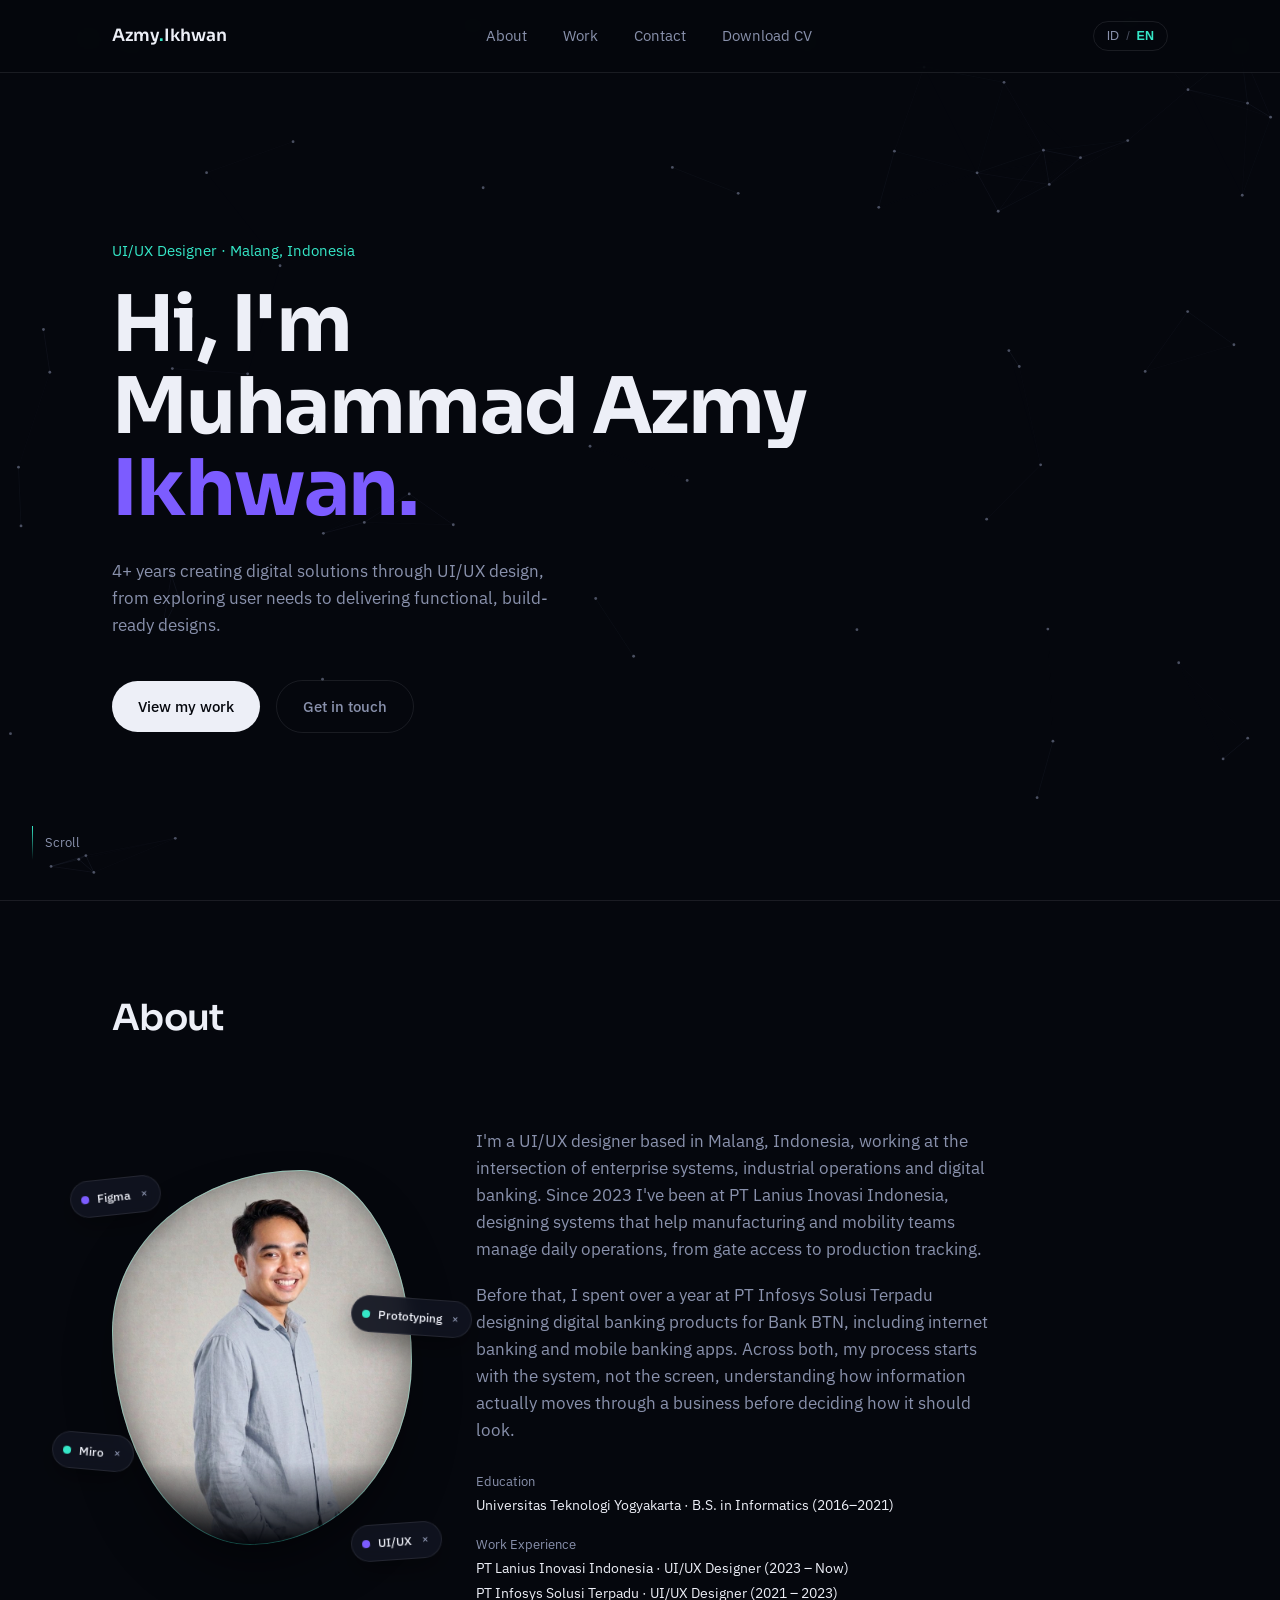
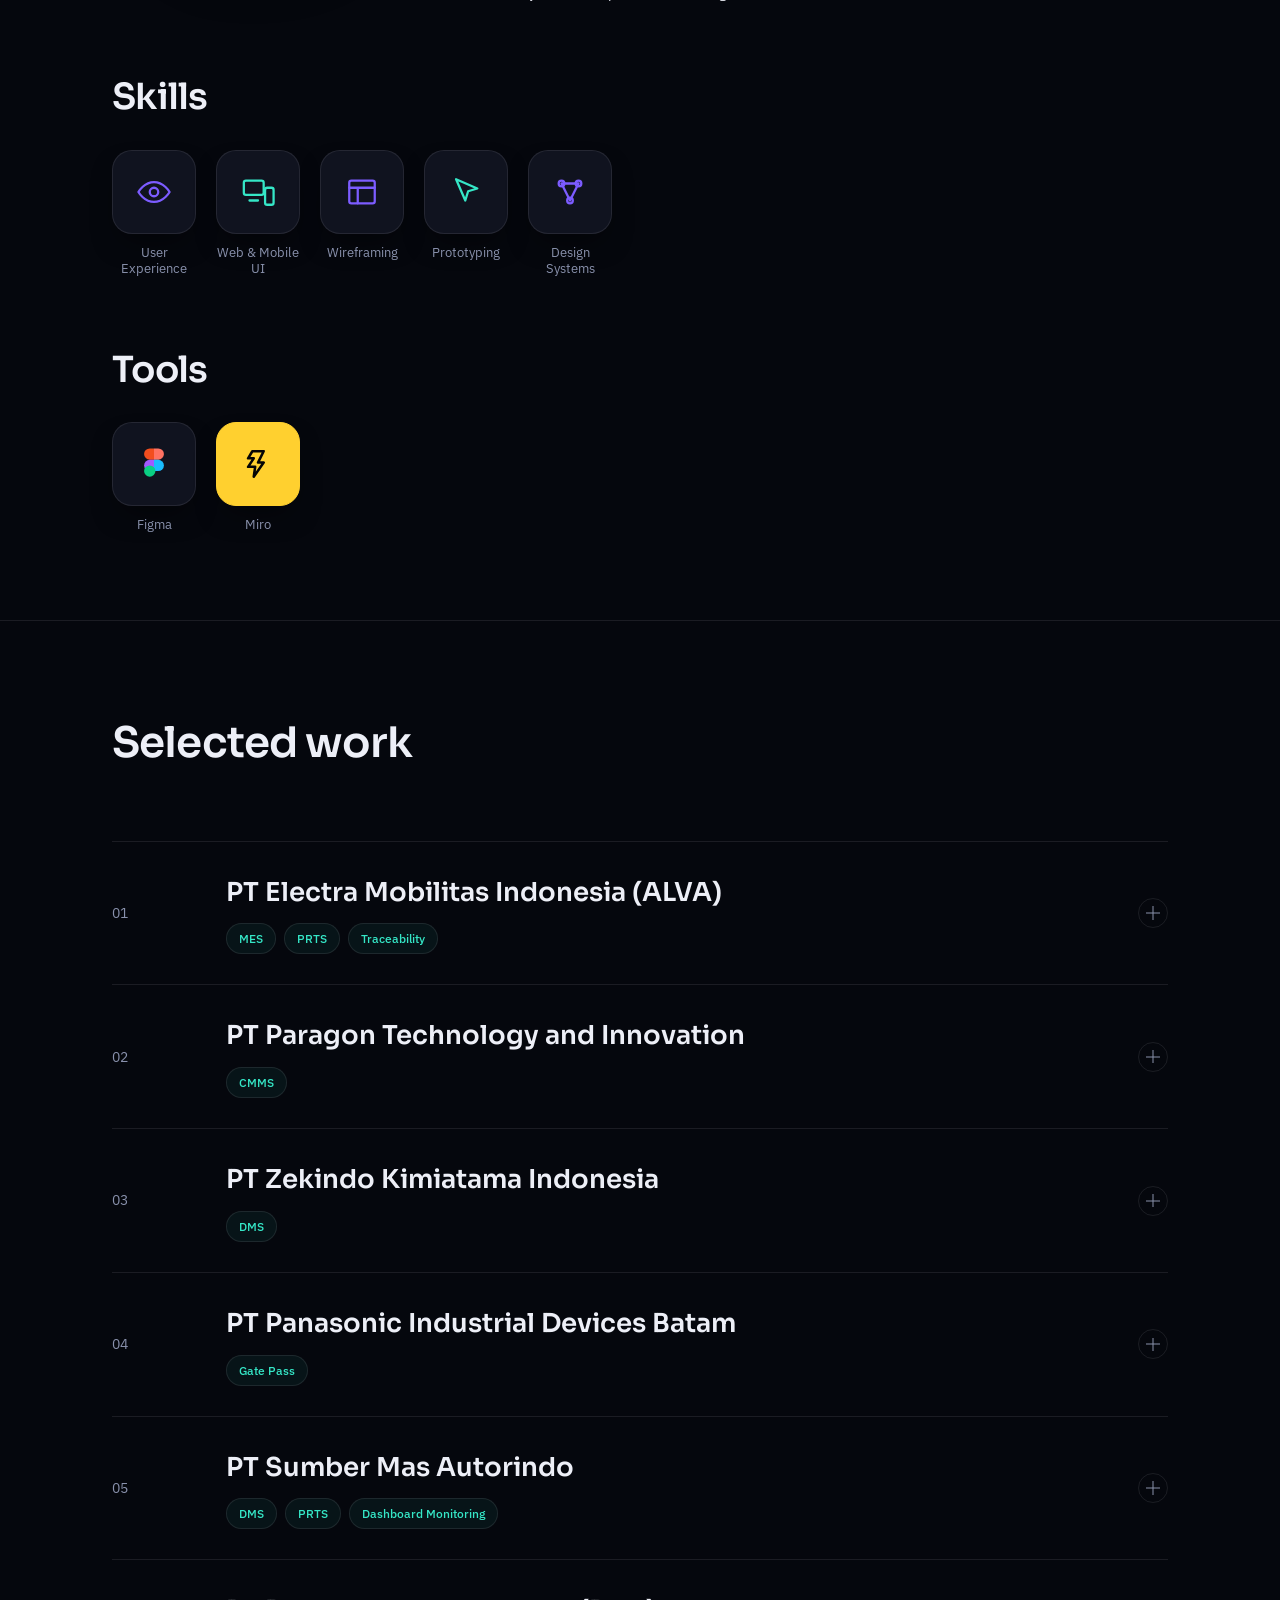
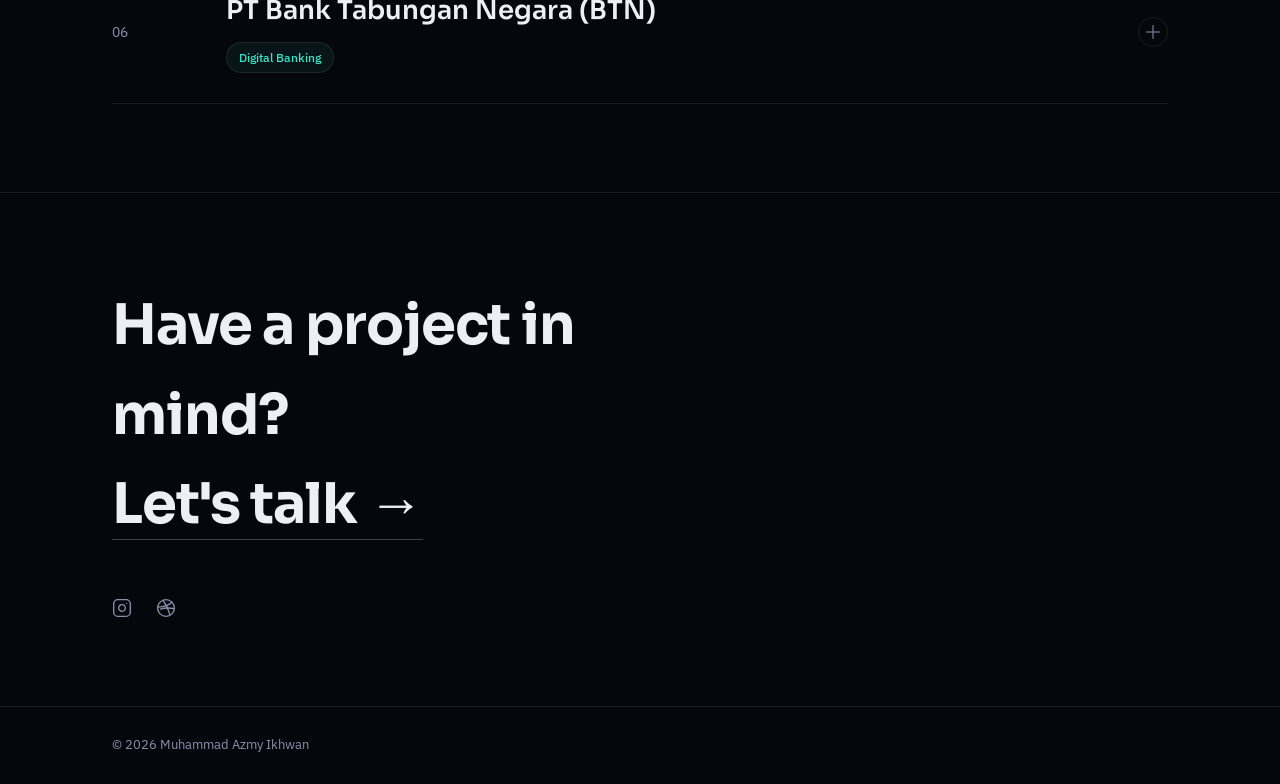
<file: index.html>
<!DOCTYPE html>
<html lang="en">
<head>
<meta charset="UTF-8">
<meta name="viewport" content="width=device-width, initial-scale=1.0">
<title>Azmy Ikhwan · UI/UX Designer</title>
<link rel="preconnect" href="https://fonts.googleapis.com">
<link rel="preconnect" href="https://fonts.gstatic.com" crossorigin>
<link href="https://fonts.googleapis.com/css2?family=Sora:wght@300;400;500;600;700;800&family=IBM+Plex+Sans:wght@300;400;500;600&display=swap" rel="stylesheet">
<link rel="stylesheet" href="css/style.css">
</head>
<body>

<nav>
  <div class="wrap">
    <div class="logo">Azmy<span>.</span>Ikhwan</div>
    <div class="nav-links">
      <a href="#about" data-i18n="nav.about">About</a>
      <a href="#work" data-i18n="nav.work">Work</a>
      <a href="#contact" data-i18n="nav.contact">Contact</a>
      <a class="resume-btn" id="resumeBtn" href="assets/documents/Muhammad-Azmy-Ikhwan-CV.pdf" aria-label="Preview CV">Download CV</a>
    </div>
    <button class="lang-toggle" id="langToggle" aria-label="Toggle language">
      <span class="lang-opt" data-lang="id">ID</span>
      <span class="lang-divider">/</span>
      <span class="lang-opt" data-lang="en">EN</span>
    </button>
    <button class="nav-toggle" aria-label="Toggle menu" aria-expanded="false">
      <span></span><span></span><span></span>
    </button>
  </div>
</nav>

<section class="hero">
  <canvas id="network"></canvas>
  <div class="wrap hero-inner">
    <div class="kicker" data-i18n="hero.kicker">UI/UX Designer · Malang, Indonesia</div>
    <h1 class="hero-title">
      <span class="line"><span data-i18n="hero.line1">Hi, I'm</span></span>
      <span class="line"><span data-i18n="hero.line2">Muhammad Azmy</span></span>
      <span class="line"><span data-i18n="hero.line3">Ikhwan.</span></span>
    </h1>
    <p class="hero-sub" data-i18n="hero.sub">4+ years creating digital solutions through UI/UX design, from exploring user needs to delivering functional, build-ready designs.</p>
    <div class="hero-cta">
      <a href="#work" class="btn btn-primary" data-i18n="hero.cta1">View my work</a>
      <a href="mailto:azmyikh98@gmail.com" class="btn btn-ghost" data-i18n="hero.cta2">Get in touch</a>
    </div>
  </div>
  <div class="scroll-cue"><div class="bar"></div><span data-i18n="hero.scroll">Scroll</span></div>
</section>

<section class="section" id="about">
  <div class="wrap">
    <h2 class="section-heading" data-i18n="about.heading">About</h2>
    <div class="about-top">
      <div class="about-photo-wrap">
        <div class="about-photo">
        <img src="assets/images/about/profile-photo.jpg" alt="Portrait of Muhammad Azmy Ikhwan">
        </div>
        <div class="skill-badge b1"><span class="dot" style="background: var(--violet)"></span>Figma<span class="x">×</span></div>
        <div class="skill-badge b2"><span class="dot" style="background: var(--cyan)"></span>Prototyping<span class="x">×</span></div>
        <div class="skill-badge b3"><span class="dot" style="background: var(--cyan)"></span>Miro<span class="x">×</span></div>
        <div class="skill-badge b4"><span class="dot" style="background: var(--violet)"></span>UI/UX<span class="x">×</span></div>
      </div>
      <div class="about-text">
        <p data-i18n="about.p1">I'm a UI/UX designer based in Malang, Indonesia, working at the intersection of enterprise systems, industrial operations and digital banking. Since 2023 I've been at PT Lanius Inovasi Indonesia, designing systems that help manufacturing and mobility teams manage daily operations, from gate access to production tracking.</p>
        <p data-i18n="about.p2">Before that, I spent over a year at PT Infosys Solusi Terpadu designing digital banking products for Bank BTN, including internet banking and mobile banking apps. Across both, my process starts with the system, not the screen, understanding how information actually moves through a business before deciding how it should look.</p>
        <div class="about-edu"><span class="k" data-i18n="about.eduLabel">Education</span><span data-i18n="about.eduValue">Universitas Teknologi Yogyakarta · S1 Informatika (2016–2021)</span></div>
        <div class="about-history">
          <span class="k" data-i18n="about.historyLabel">Work Experience</span>
          <div class="about-history-item" data-i18n="about.history1">PT Lanius Inovasi Indonesia · UI/UX Designer (2023 – Now)</div>
          <div class="about-history-item" data-i18n="about.history2">PT Infosys Solusi Terpadu · UI/UX Designer (2021 – 2023)</div>
        </div>
      </div>
    </div>
    <h3 class="tools-heading" data-i18n="about.skillsHeading">Skills</h3>
    <div class="ts-row">
      <div class="ts-item">
        <div class="ts-badge violet" title="User Experience">
          <svg viewBox="0 0 24 24"><path d="M1 12s4-7 11-7 11 7 11 7-4 7-11 7-11-7-11-7Z"/><circle cx="12" cy="12" r="3"/></svg>
        </div>
        <span class="ts-label">User Experience</span>
      </div>
      <div class="ts-item">
        <div class="ts-badge cyan" title="Web & Mobile UI">
          <svg viewBox="0 0 24 24"><rect x="2" y="4" width="14" height="10" rx="1.5"/><path d="M6 18h6"/><rect x="17" y="9" width="6" height="12" rx="1.5"/></svg>
        </div>
        <span class="ts-label">Web & Mobile UI</span>
      </div>
      <div class="ts-item">
        <div class="ts-badge violet" title="Wireframing">
          <svg viewBox="0 0 24 24"><rect x="3" y="4" width="18" height="16" rx="1.5"/><path d="M3 9h18M9 9v11"/></svg>
        </div>
        <span class="ts-label">Wireframing</span>
      </div>
      <div class="ts-item">
        <div class="ts-badge cyan" title="Prototyping">
          <svg viewBox="0 0 24 24"><path d="M5 3l6.5 15 2-6.5L20 9.5 5 3Z"/></svg>
        </div>
        <span class="ts-label">Prototyping</span>
      </div>
      <div class="ts-item">
        <div class="ts-badge violet" title="Design Systems">
          <svg viewBox="0 0 24 24"><path d="M6 6 18 6 12 18Z"/><circle cx="6" cy="6" r="2"/><circle cx="18" cy="6" r="2"/><circle cx="12" cy="18" r="2"/></svg>
        </div>
        <span class="ts-label">Design Systems</span>
      </div>
    </div>

    <h3 class="tools-heading" data-i18n="about.toolsHeading">Tools</h3>
    <div class="ts-row">
      <div class="ts-item">
        <div class="ts-badge plain" title="Figma">
          <svg viewBox="0 0 24 24" width="32" height="32">
            <path d="M9 1a4 4 0 000 8h3V1H9z" fill="#F24E1E"/>
            <path d="M9 9a4 4 0 104 4V9H9z" fill="#A259FF"/>
            <path d="M12 1h3a4 4 0 010 8h-3V1z" fill="#FF7262"/>
            <path d="M12 9h3a4 4 0 010 8h-3V9z" fill="#1ABCFE"/>
            <circle cx="9" cy="17" r="4" fill="#0ACF83"/>
          </svg>
        </div>
        <span class="ts-label">Figma</span>
      </div>
      <div class="ts-item">
        <div class="ts-badge miro" title="Miro">
          <svg viewBox="0 0 24 24" width="28" height="28" fill="none" stroke="#050505" stroke-width="1.8" stroke-linecap="round" stroke-linejoin="round">
            <path d="M8 3 5 8h4l-4 6h5l-1 7 7-10h-4l4-8z"/>
          </svg>
        </div>
        <span class="ts-label">Miro</span>
      </div>
    </div>
  </div>
</section>

<section class="section" id="work">
  <div class="wrap">
    <div class="section-head">
      <h2 data-i18n="work.heading">Selected work</h2>
    </div>

    <div id="work-list"></div>
  </div>
</section>

<section class="section contact" id="contact">
  <div class="wrap">
    <h2><span data-i18n="contact.heading">Have a project in mind?</span><br><a href="mailto:azmyikh98@gmail.com" data-i18n="contact.cta">Let's talk →</a></h2>
    <div class="contact-row">
      <a href="https://www.instagram.com/azmydesain_uiux?stkn=MWJlMXRla3g5eml6OQ==" target="_blank" rel="noopener" aria-label="Instagram">
        <svg viewBox="0 0 24 24" width="20" height="20" fill="none" stroke="currentColor" stroke-width="1.6" stroke-linecap="round" stroke-linejoin="round"><rect x="2" y="2" width="20" height="20" rx="5" ry="5"/><path d="M16 11.37A4 4 0 1 1 12.63 8 4 4 0 0 1 16 11.37z"/><line x1="17.5" y1="6.5" x2="17.5" y2="6.5"/></svg>
      </a>
      <a href="https://dribbble.com/muhazmyikh" target="_blank" rel="noopener" aria-label="Dribbble">
        <svg viewBox="0 0 24 24" width="20" height="20" fill="none" stroke="currentColor" stroke-width="1.6" stroke-linecap="round" stroke-linejoin="round"><circle cx="12" cy="12" r="10"/><path d="M8.56 2.75c4.37 6.03 6.02 9.42 8.03 17.72"/><path d="M19.13 5.09C15.22 9.14 10 10.44 2.25 10.94"/><path d="M21.75 12.84c-6.62-1.41-12.14-1-16.38.46"/></svg>
      </a>
    </div>
  </div>
</section>

<footer>
  <div class="wrap" style="display:flex; justify-content:space-between; width:100%;">
    <span>© 2026 Muhammad Azmy Ikhwan</span>
  </div>
</footer>

<div class="module-modal" id="moduleModal">
  <div class="module-modal-backdrop"></div>
  <div class="module-modal-panel">
    <button class="module-modal-close" aria-label="Close">
      <svg viewBox="0 0 24 24" width="18" height="18" fill="none" stroke="currentColor" stroke-width="2" stroke-linecap="round"><path d="M6 6l12 12M18 6L6 18"/></svg>
    </button>
    <div class="module-modal-content">
      <h3 class="module-modal-title"></h3>
      <p class="module-modal-desc"></p>
      <div class="module-modal-gallery"></div>
    </div>
  </div>
</div>

<div class="cv-modal" id="cvModal">
  <div class="cv-modal-backdrop"></div>
  <div class="cv-modal-panel">
    <button class="cv-modal-close" aria-label="Close">
      <svg viewBox="0 0 24 24" width="18" height="18" fill="none" stroke="currentColor" stroke-width="2" stroke-linecap="round"><path d="M6 6l12 12M18 6L6 18"/></svg>
    </button>
    <div class="cv-modal-head">
      <h3 class="cv-modal-title" data-i18n="cv.title">CV Preview</h3>
      <a class="cv-modal-download" id="cvDownloadBtn" download="Muhammad-Azmy-Ikhwan-CV.pdf">
        <svg viewBox="0 0 24 24" width="15" height="15" fill="none" stroke="currentColor" stroke-width="1.8" stroke-linecap="round" stroke-linejoin="round"><path d="M12 3v12"/><path d="m7 10 5 5 5-5"/><path d="M5 21h14"/></svg>
        <span data-i18n="cv.download">Download</span>
      </a>
    </div>
    <iframe class="cv-modal-frame" id="cvFrame" title="CV Preview"></iframe>
  </div>
</div>

<script src="js/script.js"></script>

</body>
</html>
</file>
<file: css/style.css>
:root{
    --bg: #05070D;
    --surface: #10131F;
    --surface-2: #161B2C;
    --line: rgba(237,239,247,0.09);
    --violet: #7C5CFF;
    --cyan: #35E7C7;
    --text: #EDEFF7;
    --muted: #8991AC;
  }

  *{ box-sizing: border-box; }
  html{ scroll-behavior: smooth; }

  body{
    margin: 0;
    background: var(--bg);
    color: var(--text);
    font-family: 'IBM Plex Sans', sans-serif;
    font-weight: 400;
    line-height: 1.6;
    -webkit-font-smoothing: antialiased;
    overflow-x: hidden;
  }

  h1, h2, h3, .display{
    font-family: 'Sora', sans-serif;
    margin: 0;
    letter-spacing: -0.02em;
  }

  a{ color: inherit; text-decoration: none; }

  ::selection{ background: var(--violet); color: var(--bg); }

  :focus-visible{
    outline: 2px solid var(--cyan);
    outline-offset: 3px;
  }

  .wrap{
    max-width: 1120px;
    margin: 0 auto;
    padding: 0 32px;
  }

  @media (max-width: 640px){
    .wrap{ padding: 0 20px; }
  }

  /* NAV */
  nav{
    position: fixed;
    top: 0; left: 0; right: 0;
    z-index: 50;
    background: rgba(5,7,13,0.72);
    backdrop-filter: blur(10px);
    border-bottom: 1px solid var(--line);
  }
  nav .wrap{
    display: flex;
    align-items: center;
    justify-content: space-between;
    height: 72px;
  }
  .logo{
    font-family: 'Sora', sans-serif;
    font-weight: 600;
    font-size: 17px;
  }
  .logo span{ color: var(--cyan); }
  .nav-links{
    display: flex;
    gap: 36px;
    font-size: 14.5px;
    color: var(--muted);
  }
  .nav-links a{ transition: color .2s ease; }
  .nav-links a:hover{ color: var(--text); }

  .lang-toggle{
    display: flex;
    align-items: center;
    gap: 7px;
    margin-left: 22px;
    padding: 7px 13px;
    border: 1px solid var(--line);
    border-radius: 999px;
    background: none;
    cursor: pointer;
    font-size: 12.5px;
    flex-shrink: 0;
  }
  .lang-toggle:hover{ border-color: rgba(237,239,247,0.25); }
  .lang-toggle .lang-opt{
    color: var(--muted);
    transition: color .2s ease;
  }
  .lang-toggle .lang-opt.active{
    color: var(--cyan);
    font-weight: 600;
  }
  .lang-toggle .lang-divider{
    color: var(--muted);
    opacity: 0.5;
  }

  .resume-btn{ flex-shrink: 0; }

  .nav-toggle{
    display: none;
    flex-direction: column;
    justify-content: center;
    align-items: center;
    gap: 5px;
    width: 40px;
    height: 40px;
    background: none;
    border: none;
    cursor: pointer;
    padding: 0;
  }
  .nav-toggle span{
    width: 22px;
    height: 1.5px;
    background: var(--text);
    transition: transform .3s ease, opacity .3s ease;
  }
  .nav-toggle.open span:nth-child(1){ transform: translateY(6.5px) rotate(45deg); }
  .nav-toggle.open span:nth-child(2){ opacity: 0; }
  .nav-toggle.open span:nth-child(3){ transform: translateY(-6.5px) rotate(-45deg); }

  @media (max-width: 768px){
    .nav-toggle{ display: flex; }
    .nav-links{
      position: fixed;
      top: 72px;
      left: 0;
      right: 0;
      flex-direction: column;
      gap: 0;
      background: rgba(5,7,13,0.97);
      backdrop-filter: blur(10px);
      border-bottom: 1px solid var(--line);
      padding: 6px 20px 18px;
      transform: translateY(-10px);
      opacity: 0;
      pointer-events: none;
      transition: opacity .25s ease, transform .25s ease;
    }
    .nav-links.open{
      opacity: 1;
      transform: translateY(0);
      pointer-events: auto;
    }
    .nav-links a{
      padding: 15px 0;
      border-bottom: 1px solid var(--line);
      font-size: 15.5px;
    }
    .nav-links a:last-child{ border-bottom: none; }
  }

  /* HERO */
  .hero{
    position: relative;
    min-height: 100svh;
    display: flex;
    align-items: center;
    overflow: hidden;
    padding-top: 72px;
  }
  #network{
    position: absolute;
    inset: 0;
    width: 100%;
    height: 100%;
    z-index: 0;
  }
  .hero-inner{
    position: relative;
    z-index: 1;
    width: 100%;
  }
  .kicker{
    color: var(--cyan);
    font-size: 14.5px;
    margin-bottom: 22px;
    opacity: 0;
    transform: translateY(8px);
    animation: rise .7s ease forwards .1s;
  }
  h1.hero-title{
    font-size: clamp(38px, 7vw, 78px);
    font-weight: 700;
    max-width: 15ch;
    line-height: 1.05;
  }
  @media (max-width: 480px){
    h1.hero-title{ font-size: clamp(30px, 9vw, 38px); max-width: 13ch; }
  }
  h1.hero-title .line{
    display: block;
    overflow: hidden;
  }
  h1.hero-title .line span{
    display: block;
    opacity: 0;
    transform: translateY(100%);
    animation: rise .8s cubic-bezier(.2,.7,.2,1) forwards;
  }
  h1.hero-title .line:nth-child(1) span{ animation-delay: .18s; }
  h1.hero-title .line:nth-child(2) span{ animation-delay: .30s; }
  h1.hero-title .line:nth-child(3) span{ color: var(--violet); animation-delay: .42s; }

  @keyframes rise{
    to{ opacity: 1; transform: translateY(0); }
  }

  .hero-sub{
    margin-top: 28px;
    max-width: 46ch;
    color: var(--muted);
    font-size: 17px;
    opacity: 0;
    animation: rise .7s ease forwards .6s;
  }
  .hero-cta{
    margin-top: 40px;
    display: flex;
    gap: 16px;
    flex-wrap: wrap;
    align-items: center;
    opacity: 0;
    animation: rise .7s ease forwards .74s;
  }
  .btn{
    display: inline-flex;
    align-items: center;
    gap: 10px;
    padding: 14px 26px;
    border-radius: 999px;
    font-size: 14.5px;
    font-weight: 500;
    transition: transform .25s ease, background .25s ease;
  }
  .btn-primary{
    background: var(--text);
    color: var(--bg);
  }
  .btn-primary:hover{ transform: translateY(-2px); }
  .btn-ghost{
    color: var(--muted);
    border: 1px solid var(--line);
  }
  .btn-ghost:hover{ color: var(--text); border-color: rgba(237,239,247,0.25); }

  .scroll-cue{
    position: absolute;
    bottom: 40px;
    left: 32px;
    display: flex;
    align-items: center;
    gap: 12px;
    color: var(--muted);
    font-size: 13px;
    z-index: 1;
  }
  .scroll-cue .bar{
    width: 1px;
    height: 34px;
    background: linear-gradient(var(--cyan), transparent);
  }
  @media (max-width: 640px){ .scroll-cue{ display: none; } }

  /* SECTION HEADS */
  .section{
    padding: 88px 0;
    border-top: 1px solid var(--line);
    scroll-margin-top: 72px;
  }
  @media (max-width: 900px){
    .section{ padding: 68px 0; }
  }
  @media (max-width: 560px){
    .section{ padding: 52px 0; }
  }
  .section-head{
    display: flex;
    justify-content: space-between;
    align-items: flex-end;
    gap: 24px;
    margin-bottom: 64px;
  }
  .section-head h2{
    font-size: clamp(28px, 4vw, 42px);
    font-weight: 600;
  }
  .section-head p{
    color: var(--muted);
    max-width: 32ch;
    font-size: 15px;
  }
  @media (max-width: 720px){
    .section-head{ flex-direction: column; align-items: flex-start; margin-bottom: 44px; }
  }
  .section-heading{
    font-size: clamp(26px, 4vw, 36px);
    font-weight: 600;
    text-align: left;
    margin-bottom: 64px;
  }

  /* WORK LIST */
  .work-item{
    border-top: 1px solid var(--line);
  }
  .work-item:last-child{ border-bottom: 1px solid var(--line); }

  .work-trigger{
    width: 100%;
    background: none;
    border: none;
    color: inherit;
    font: inherit;
    text-align: left;
    cursor: pointer;
    padding: 30px 0;
    display: grid;
    grid-template-columns: 90px 1fr auto;
    align-items: center;
    gap: 24px;
    transition: padding .3s ease;
  }
  .work-trigger:hover{ padding-left: 8px; }
  @media (max-width: 480px){
    .work-trigger{
      grid-template-columns: 32px 1fr auto;
      gap: 14px;
      padding: 22px 0;
    }
    .work-index{ font-size: 12px; }
  }

  .work-index{
    color: var(--muted);
    font-size: 14px;
  }
  .work-name{
    font-family: 'Sora', sans-serif;
    font-size: clamp(19px, 2.6vw, 26px);
    font-weight: 600;
    transition: color .25s ease;
  }
  .work-trigger:hover .work-name{ color: var(--violet); }
  .work-name-wrap{
    display: flex;
    flex-direction: column;
    align-items: flex-start;
    gap: 10px;
    min-width: 0;
  }
  .work-badges{
    display: flex;
    flex-wrap: wrap;
    gap: 8px;
  }
  .work-badge{
    display: inline-flex;
    align-items: center;
    font-size: 12px;
    font-weight: 500;
    padding: 5px 12px;
    border-radius: 999px;
    border: 1px solid var(--line);
    color: var(--cyan);
    background: rgba(53, 231, 199, 0.06);
    white-space: normal;
    text-align: left;
  }
  .work-badge.clickable{
    cursor: pointer;
    transition: background .2s ease, border-color .2s ease;
  }
  .work-badge.clickable:hover{
    background: rgba(53, 231, 199, 0.16);
    border-color: rgba(53, 231, 199, 0.4);
  }

  /* MODULE DETAIL MODAL */
  .module-modal{
    position: fixed;
    inset: 0;
    z-index: 100;
    display: none;
    align-items: flex-start;
    justify-content: center;
    padding: 40px 20px;
    overflow-y: auto;
  }
  .module-modal.open{ display: flex; }
  .module-modal-backdrop{
    position: fixed;
    inset: 0;
    background: rgba(5,7,13,0.86);
    backdrop-filter: blur(4px);
  }
  .module-modal-panel{
    position: relative;
    z-index: 1;
    width: 100%;
    max-width: 760px;
    background: var(--surface);
    border: 1px solid var(--line);
    border-radius: 20px;
    box-shadow: 0 40px 80px -20px rgba(0,0,0,0.7);
    margin: auto;
  }
  .module-modal-close{
    position: absolute;
    top: 16px;
    right: 16px;
    width: 36px;
    height: 36px;
    border-radius: 50%;
    background: var(--bg);
    border: 1px solid var(--line);
    color: var(--text);
    display: flex;
    align-items: center;
    justify-content: center;
    cursor: pointer;
    z-index: 2;
  }
  .module-modal-close:hover{ border-color: rgba(237,239,247,0.3); }
  .module-modal-content{
    padding: 44px 36px 36px;
  }
  .module-modal-title{
    font-family: 'Sora', sans-serif;
    font-size: clamp(20px, 3vw, 26px);
    font-weight: 600;
    margin-bottom: 14px;
    padding-right: 30px;
  }
  .module-modal-desc{
    color: var(--muted);
    font-size: 15px;
    line-height: 1.7;
    margin-bottom: 28px;
  }
  .module-modal-gallery{
    display: flex;
    flex-direction: column;
    gap: 24px;
  }
  .module-modal-shot img{
    width: 100%;
    display: block;
    border-radius: 12px;
    border: 1px solid var(--line);
  }
  .module-modal-shot figcaption{
    margin-top: 10px;
    font-size: 13px;
    color: var(--muted);
    text-align: center;
  }
  @media (max-width: 560px){
    .module-modal{ padding: 0; }
    .module-modal-panel{ max-width: 100%; min-height: 100%; border-radius: 0; }
    .module-modal-content{ padding: 56px 20px 32px; }
  }

  .cv-modal{
    position: fixed;
    inset: 0;
    z-index: 100;
    display: none;
    align-items: center;
    justify-content: center;
    padding: 40px 20px;
  }
  .cv-modal.open{ display: flex; }
  .cv-modal-backdrop{
    position: fixed;
    inset: 0;
    background: rgba(5,7,13,0.86);
    backdrop-filter: blur(4px);
  }
  .cv-modal-panel{
    position: relative;
    z-index: 1;
    width: 100%;
    max-width: 760px;
    height: 85vh;
    background: var(--surface);
    border: 1px solid var(--line);
    border-radius: 20px;
    box-shadow: 0 40px 80px -20px rgba(0,0,0,0.7);
    display: flex;
    flex-direction: column;
    overflow: hidden;
  }
  .cv-modal-close{
    position: absolute;
    top: 16px;
    right: 16px;
    width: 36px;
    height: 36px;
    border-radius: 50%;
    background: var(--bg);
    border: 1px solid var(--line);
    color: var(--text);
    display: flex;
    align-items: center;
    justify-content: center;
    cursor: pointer;
    z-index: 2;
  }
  .cv-modal-close:hover{ border-color: rgba(237,239,247,0.3); }
  .cv-modal-head{
    display: flex;
    align-items: center;
    justify-content: space-between;
    gap: 16px;
    padding: 20px 60px 20px 24px;
    border-bottom: 1px solid var(--line);
    flex-shrink: 0;
  }
  .cv-modal-title{
    font-family: 'Sora', sans-serif;
    font-size: 17px;
    font-weight: 600;
  }
  .cv-modal-download{
    display: flex;
    align-items: center;
    gap: 7px;
    flex-shrink: 0;
    padding: 9px 16px;
    border-radius: 999px;
    background: var(--violet);
    color: var(--bg);
    font-size: 13px;
    font-weight: 600;
    transition: transform .2s ease, background .2s ease, box-shadow .2s ease;
  }
  .cv-modal-download:hover{
    transform: translateY(-1px);
    background: var(--cyan);
    box-shadow: 0 6px 18px rgba(53,231,199,0.25);
  }
  .cv-modal-frame{
    flex: 1;
    width: 100%;
    border: none;
    background: #fff;
  }
  @media (max-width: 560px){
    .cv-modal{ padding: 0; }
    .cv-modal-panel{ max-width: 100%; height: 100%; border-radius: 0; }
    .cv-modal-head{ padding: 18px 56px 18px 18px; }
    .cv-modal-download span{ display: none; }
    .cv-modal-download{ padding: 9px 11px; }
  }

  .work-plus{
    width: 30px;
    height: 30px;
    border-radius: 50%;
    border: 1px solid var(--line);
    position: relative;
    flex-shrink: 0;
    transition: transform .3s ease, border-color .3s ease;
  }
  .work-plus::before, .work-plus::after{
    content: '';
    position: absolute;
    background: var(--muted);
    transition: background .25s ease;
  }
  .work-plus::before{
    top: 50%; left: 26%; right: 26%; height: 1px; transform: translateY(-50%);
  }
  .work-plus::after{
    left: 50%; top: 26%; bottom: 26%; width: 1px; transform: translateX(-50%);
  }
  .work-item.open .work-plus{ transform: rotate(45deg); border-color: var(--cyan); }
  .work-item.open .work-plus::before, .work-item.open .work-plus::after{ background: var(--cyan); }

  .work-panel{
    max-height: 0;
    overflow: hidden;
    transition: max-height .45s cubic-bezier(.2,.7,.2,1);
  }
  .work-panel-inner{
    padding: 4px 0 40px 0;
    display: grid;
    grid-template-columns: 90px 1fr 260px;
    gap: 24px;
  }
  @media (max-width: 760px){
    .work-panel-inner{ grid-template-columns: 1fr; }
  }
  .work-desc{
    color: var(--muted);
    font-size: 15px;
    max-width: 56ch;
  }
  .work-meta{
    display: flex;
    flex-direction: column;
    gap: 14px;
  }
  .work-meta div{ font-size: 13.5px; }
  .work-meta .k{ color: var(--muted); display: block; margin-bottom: 4px; }
  .work-tags{
    margin-top: 14px;
    display: flex;
    flex-wrap: wrap;
    gap: 8px;
  }
  .work-tags span{
    font-size: 12.5px;
    padding: 5px 12px;
    border-radius: 999px;
    border: 1px solid var(--line);
    color: var(--muted);
  }

  .module-cards{
    display: grid;
    grid-template-columns: repeat(auto-fill, minmax(220px, 300px));
    justify-content: start;
    gap: 18px;
    padding: 0 0 40px 0;
  }
  .module-card{
    border: 1px solid var(--line);
    border-radius: 14px;
    overflow: hidden;
    background: var(--surface);
  }
  .module-card.clickable{
    cursor: pointer;
    transition: transform .25s ease, border-color .25s ease;
  }
  .module-card.clickable:hover{
    transform: translateY(-3px);
    border-color: rgba(53,231,199,0.4);
  }
  .module-card .shot{
    width: 100%;
    aspect-ratio: 16 / 9;
    object-fit: cover;
    object-position: center;
    display: block;
    filter: saturate(0.92);
  }
  .module-card .placeholder{
    width: 100%;
    aspect-ratio: 16 / 9;
    display: flex;
    align-items: center;
    justify-content: center;
    background: linear-gradient(135deg, rgba(124,92,255,0.14), rgba(53,231,199,0.08));
  }
  .module-card .placeholder svg{
    width: 34px;
    height: 34px;
    stroke: var(--cyan);
    opacity: 0.85;
  }
  .module-card .body{
    padding: 14px 16px 16px;
  }
  .module-card .title{
    font-family: 'Sora', sans-serif;
    font-size: 14px;
    font-weight: 600;
    color: var(--text);
  }
  .module-card .sub{
    margin-top: 4px;
    font-size: 12.5px;
    color: var(--muted);
  }
  @media (max-width: 480px){
    .module-cards{ grid-template-columns: 1fr; }
  }

  /* ABOUT */
  .about-top{
    display: grid;
    grid-template-columns: 300px 1fr;
    gap: 64px;
    align-items: center;
    margin-bottom: 64px;
  }
  .about-photo-wrap{
    position: relative;
  }
  .about-photo{
    position: relative;
    border-radius: 63% 37% 54% 46% / 43% 51% 49% 57%;
    overflow: hidden;
    background: linear-gradient(180deg, transparent 55%, var(--bg) 100%);
    box-shadow: 0 30px 60px -20px rgba(0,0,0,0.6);
  }
  .about-photo img{
    width: 100%;
    aspect-ratio: 4 / 5;
    object-fit: cover;
    object-position: top center;
    display: block;
    filter: contrast(1.05) brightness(1) saturate(1.05);
    -webkit-mask-image: linear-gradient(to bottom, #000 78%, transparent 100%);
    mask-image: linear-gradient(to bottom, #000 78%, transparent 100%);
  }
  .about-photo::after{
    content: '';
    position: absolute;
    inset: 0;
    border-radius: inherit;
    border: 1px solid rgba(53,231,199,0.28);
    box-shadow: inset 0 0 30px rgba(0,0,0,0.4);
    pointer-events: none;
  }
  .skill-badge{
    position: absolute;
    display: inline-flex;
    align-items: center;
    gap: 8px;
    padding: 8px 12px 8px 10px;
    border-radius: 999px;
    background: rgba(16,19,31,0.92);
    border: 1px solid var(--line);
    backdrop-filter: blur(8px);
    font-size: 12px;
    font-weight: 500;
    color: var(--text);
    box-shadow: 0 10px 28px rgba(0,0,0,0.4);
    white-space: nowrap;
    z-index: 2;
    transition: transform 1.6s ease;
  }
  .skill-badge .dot{
    width: 8px;
    height: 8px;
    border-radius: 50%;
    flex-shrink: 0;
  }
  .skill-badge .x{
    color: var(--muted);
    font-size: 11px;
    margin-left: 2px;
  }
  .skill-badge.b1{ top: 2%; left: -14%; transform: rotate(-6deg); }
  .skill-badge.b2{ top: 34%; right: -20%; transform: rotate(4deg); }
  .skill-badge.b3{ bottom: 20%; left: -20%; transform: rotate(5deg); }
  .skill-badge.b4{ bottom: -4%; right: -10%; transform: rotate(-4deg); }
  .about-photo-wrap:hover .skill-badge.b1{ transform: rotate(-6deg) translate(-10px, -14px); }
  .about-photo-wrap:hover .skill-badge.b2{ transform: rotate(4deg) translate(12px, 10px); }
  .about-photo-wrap:hover .skill-badge.b3{ transform: rotate(5deg) translate(-12px, 12px); }
  .about-photo-wrap:hover .skill-badge.b4{ transform: rotate(-4deg) translate(10px, -12px); }
  @media (max-width: 900px){
    .about-top{ grid-template-columns: 240px 1fr; gap: 40px; }
    .skill-badge{
      font-size: 11px;
      padding: 6px 10px 6px 8px;
      gap: 6px;
      max-width: calc(100vw - 24px);
    }
    .skill-badge .dot{ width: 7px; height: 7px; }
    .skill-badge.b1{ top: 6px; left: 4px; }
    .skill-badge.b2{ top: 6px; right: 4px; transform: rotate(4deg); }
    .skill-badge.b3{ bottom: 18%; left: -6px; }
    .skill-badge.b4{ bottom: 18%; right: -6px; }
  }
  @media (max-width: 560px){
    .about-top{ grid-template-columns: 1fr; }
    .about-photo-wrap{ width: 190px; margin: 0 auto; }
    .skill-badge{
      font-size: 10.5px;
      padding: 5px 9px 5px 7px;
      max-width: calc(100vw - 24px);
    }
    .skill-badge.b1{ top: -4%; left: -6px; }
    .skill-badge.b2{ top: -4%; right: -6px; transform: rotate(4deg); }
    .skill-badge.b3{ bottom: 16%; left: -6px; }
    .skill-badge.b4{ bottom: -8%; right: -6px; }
  }
  .about-text p{
    color: var(--muted);
    font-size: 17px;
    max-width: 52ch;
  }
  .about-text p + p{ margin-top: 18px; }
  .about-edu{
    margin-top: 26px;
    font-size: 13.5px;
  }
  .about-edu .k{
    display: block;
    color: var(--muted);
    font-size: 12.5px;
    margin-bottom: 4px;
  }
  .about-history{
    margin-top: 18px;
    font-size: 13.5px;
  }
  .about-history .k{
    display: block;
    color: var(--muted);
    font-size: 12.5px;
    margin-bottom: 4px;
  }
  .about-history-item{
    color: var(--text);
  }
  .about-history-item + .about-history-item{
    margin-top: 3px;
  }
  .tools-heading{
    font-family: 'Sora', sans-serif;
    font-size: clamp(26px, 4vw, 36px);
    font-weight: 600;
    color: var(--text);
    text-align: left;
    margin-bottom: 24px;
  }
  .tools-heading:not(:first-of-type){
    margin-top: 64px;
  }
  .ts-row{
    display: flex;
    gap: 20px;
    flex-wrap: wrap;
    justify-content: flex-start;
  }
  .ts-item{
    display: flex;
    flex-direction: column;
    align-items: center;
    gap: 10px;
    width: 84px;
  }
  .ts-label{
    font-size: 12.5px;
    color: var(--muted);
    text-align: center;
    line-height: 1.3;
  }
  .ts-badge{
    width: 84px;
    height: 84px;
    border-radius: 20px;
    background: var(--surface);
    border: 1px solid var(--line);
    display: flex;
    align-items: center;
    justify-content: center;
    flex-shrink: 0;
    box-shadow: 0 14px 28px -10px rgba(0,0,0,0.55);
    transition: transform .25s ease, border-color .25s ease;
  }
  .ts-badge:hover{
    transform: translateY(-4px);
    border-color: rgba(237,239,247,0.25);
  }
  .ts-badge svg{
    width: 34px;
    height: 34px;
  }
  .ts-badge.violet svg{
    stroke: var(--violet);
    fill: none;
    stroke-width: 1.6;
    stroke-linecap: round;
    stroke-linejoin: round;
  }
  .ts-badge.cyan svg{
    stroke: var(--cyan);
    fill: none;
    stroke-width: 1.6;
    stroke-linecap: round;
    stroke-linejoin: round;
  }
  .ts-badge.miro{
    background: #FFD02F;
    border-color: #FFD02F;
  }
  @media (max-width: 420px){
    .ts-item{ width: 68px; }
    .ts-badge{ width: 68px; height: 68px; border-radius: 17px; }
    .ts-badge svg{ width: 28px; height: 28px; }
  }

  /* CONTACT */
  .contact{
    text-align: left;
  }
  .contact h2{
    font-size: clamp(30px, 6vw, 56px);
    font-weight: 700;
    max-width: 14ch;
  }
  .contact h2 a{
    border-bottom: 1px solid rgba(237,239,247,0.25);
    transition: border-color .25s ease, color .25s ease;
  }
  .contact h2 a:hover{
    color: var(--cyan);
    border-color: var(--cyan);
  }
  .contact-row{
    margin-top: 48px;
    display: flex;
    align-items: center;
    gap: 24px;
    flex-wrap: wrap;
    color: var(--muted);
    font-size: 14.5px;
  }
  .contact-row a{
    display: flex;
    align-items: center;
    transition: color .2s ease;
  }
  .contact-row a:hover{ color: var(--text); }

  footer{
    border-top: 1px solid var(--line);
    padding: 28px 0;
    color: var(--muted);
    font-size: 13px;
    display: flex;
    justify-content: space-between;
  }
  @media (max-width: 560px){
    footer .wrap{
      flex-direction: column;
      align-items: flex-start;
      gap: 8px;
    }
  }

  .note{
    margin-top: 10px;
    font-size: 12.5px;
    color: var(--muted);
    opacity: 0.7;
  }

  @media (prefers-reduced-motion: reduce){
    *{ animation-duration: 0.01ms !important; animation-iteration-count: 1 !important; transition-duration: 0.01ms !important; }
  }
</file>
